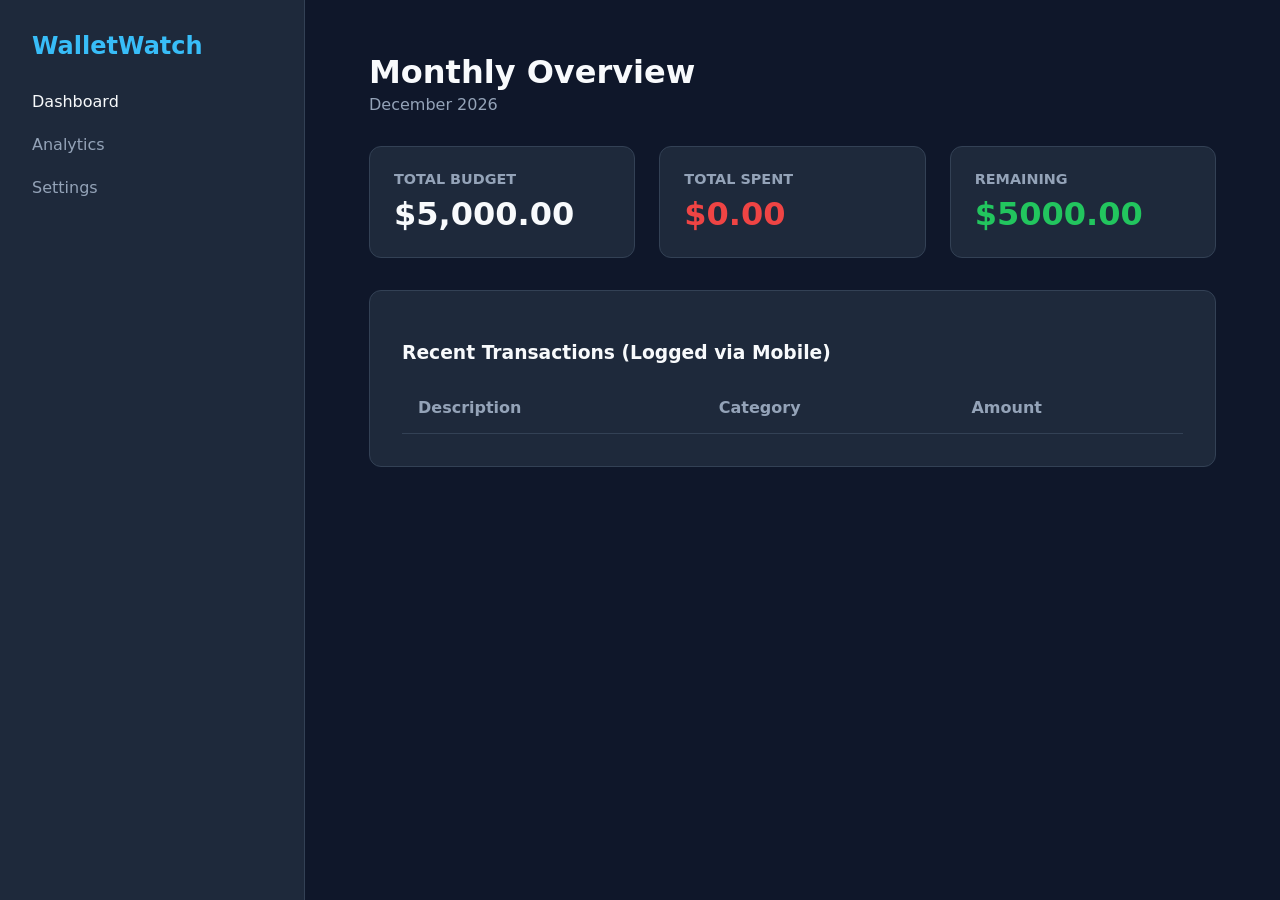
<file: web-dashboard/index.html>
<!DOCTYPE html>
<html lang="en">
<head>
    <meta charset="UTF-8">
    <meta name="viewport" content="width=device-width, initial-scale=1.0">
    <link rel="stylesheet" href="styles.css">
    <title>ExpenseTracker | Analytics Dashboard</title>
</head>
<body>
    <div class="dashboard-container">
        <aside class="sidebar">
            <h2>WalletWatch</h2>
            <nav>
                <a href="#" class="active">Dashboard</a>
                <a href="#">Analytics</a>
                <a href="#">Settings</a>
            </nav>
        </aside>
        
        <main class="main-content">
            <header>
                <h1>Monthly Overview</h1>
                <p id="current-date"></p>
            </header>

            <section class="metrics-grid">
                <div class="card">
                    <h3>Total Budget</h3>
                    <p class="amount">$5,000.00</p>
                </div>
                <div class="card spent">
                    <h3>Total Spent</h3>
                    <p class="amount" id="total-spent">$0.00</p>
                </div>
                <div class="card remaining">
                    <h3>Remaining</h3>
                    <p class="amount" id="remaining-budget">$5,000.00</p>
                </div>
            </section>

            <section class="data-section">
                <div class="table-container">
                    <h3>Recent Transactions (Logged via Mobile)</h3>
                    <table id="transaction-table">
                        <thead>
                            <tr>
                                <th>Description</th>
                                <th>Category</th>
                                <th>Amount</th>
                            </tr>
                        </thead>
                        <tbody>
                            <!-- Dynamically populated -->
                        </tbody>
                    </table>
                </div>
            </section>
        </main>
    </div>
    <script src="app.js"></script>
</body>
</html>
</file>
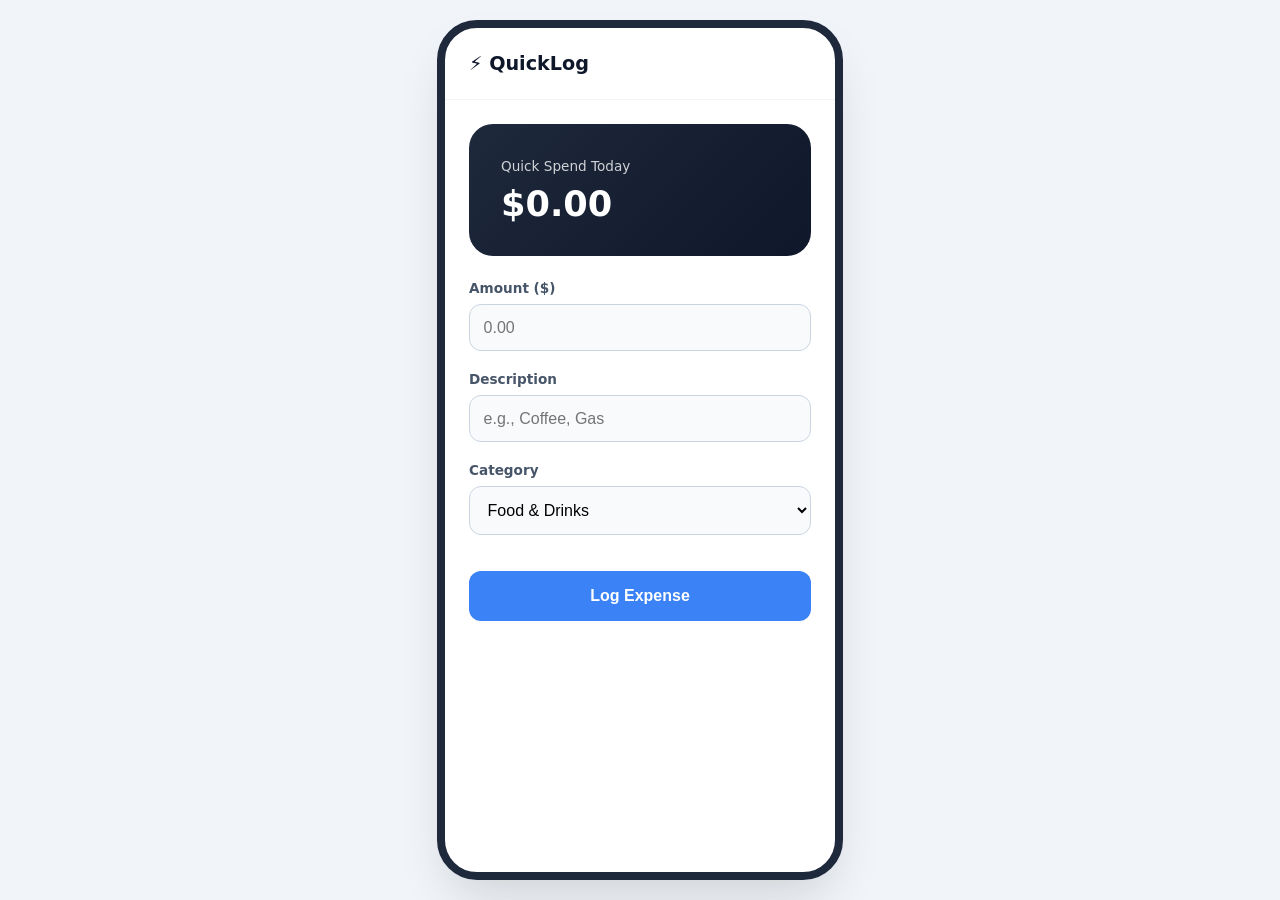
<file: web-dashboard/mobile-interface/index.html>
<!DOCTYPE html>
<html lang="en">
<head>
    <meta charset="UTF-8">
    <meta name="viewport" content="width=device-width, initial-scale=1.0, maximum-scale=1.0, user-scalable=no">
    <link rel="stylesheet" href="styles.css">
    <title>ExpenseTracker Mobile</title>
</head>
<body>
    <div class="mobile-frame">
        <header class="app-header">
            <span class="logo">⚡ QuickLog</span>
        </header>

        <main class="mobile-content">
            <div class="balance-banner">
                <span>Quick Spend Today</span>
                <h1 id="mobile-today-total">$0.00</h1>
            </div>

            <form id="expense-form" class="quick-form">
                <div class="input-group">
                    <label for="amount">Amount ($)</label>
                    <input type="number" id="amount" placeholder="0.00" step="0.01" required>
                </div>

                <div class="input-group">
                    <label for="desc">Description</label>
                    <input type="text" id="desc" placeholder="e.g., Coffee, Gas" required>
                </div>

                <div class="input-group">
                    <label for="category">Category</label>
                    <select id="category">
                        <option value="Food & Drinks">Food & Drinks</option>
                        <option value="Transport">Transport</option>
                        <option value="Shopping">Shopping</option>
                        <option value="Bills">Bills</option>
                    </select>
                </div>

                <button type="submit" class="btn-submit">Log Expense</button>
            </form>
        </main>
    </div>
    <script src="app.js"></script>
</body>
</html>
</file>
<file: web-dashboard/styles.css>
:root {
    --bg-primary: #0f172a;
    --bg-secondary: #1e293b;
    --text-main: #f8fafc;
    --text-muted: #94a3b8;
    --accent: #38bdf8;
    --accent-spent: #ef4444;
    --accent-success: #22c55e;
}

body {
    margin: 0;
    font-family: 'Segoe UI', system-ui, sans-serif;
    background-color: var(--bg-primary);
    color: var(--text-main);
}

.dashboard-container {
    display: flex;
    min-height: 100vh;
}

.sidebar {
    width: 240px;
    background-color: var(--bg-secondary);
    padding: 2rem;
    border-right: 1px solid #334155;
}

.sidebar h2 {
    color: var(--accent);
    margin-top: 0;
}

.sidebar nav a {
    display: block;
    color: var(--text-muted);
    text-decoration: none;
    padding: 0.75rem 0;
    font-weight: 500;
}

.sidebar nav a.active {
    color: var(--text-main);
}

.main-content {
    flex: 1;
    padding: 2rem 4rem;
}

header h1 { margin-bottom: 0.25rem; }
header p { color: var(--text-muted); margin-top: 0; }

.metrics-grid {
    display: grid;
    grid-template-columns: repeat(3, 1fr);
    gap: 1.5rem;
    margin: 2rem 0;
}

.card {
    background-color: var(--bg-secondary);
    padding: 1.5rem;
    border-radius: 12px;
    border: 1px solid #334155;
}

.card h3 { margin: 0; color: var(--text-muted); font-size: 0.9rem; text-transform: uppercase; }
.card .amount { margin: 0.5rem 0 0; font-size: 2rem; font-weight: bold; }
.card.spent .amount { color: var(--accent-spent); }
.card.remaining .amount { color: var(--accent-success); }

.table-container {
    background-color: var(--bg-secondary);
    padding: 2rem;
    border-radius: 12px;
    border: 1px solid #334155;
}

table {
    width: 100%;
    border-collapse: collapse;
    margin-top: 1rem;
}

th, td {
    text-align: left;
    padding: 1rem;
    border-bottom: 1px solid #334155;
}

th { color: var(--text-muted); font-weight: 600; }
</file>
<file: web-dashboard/mobile-interface/styles.css>
body {
    margin: 0;
    padding: 0;
    font-family: 'Segoe UI', system-ui, sans-serif;
    background-color: #f1f5f9;
    display: flex;
    justify-content: center;
    align-items: center;
    min-height: 100vh;
}

.mobile-frame {
    width: 100%;
    max-width: 390px; /* Exact dimensions of a standard iPhone screen */
    height: 844px;
    background-color: #ffffff;
    box-shadow: 0 25px 50px -12px rgba(0, 0, 0, 0.15);
    border-radius: 40px;
    border: 8px solid #1e293b; /* Emulates a native device physical bezel */
    overflow: hidden;
    display: flex;
    flex-direction: column;
}

.app-header {
    padding: 1.5rem;
    display: flex;
    justify-content: space-between;
    align-items: center;
    border-bottom: 1px solid #f1f5f9;
}

.logo { font-weight: bold; font-size: 1.2rem; color: #0f172a; }

.balance-banner {
    background: linear-gradient(135deg, #1e293b 0%, #0f172a 100%);
    color: #ffffff;
    margin: 1.5rem;
    padding: 2rem;
    border-radius: 24px;
}

.balance-banner span { font-size: 0.85rem; opacity: 0.8; }
.balance-banner h1 { margin: 0.5rem 0 0 0; font-size: 2.2rem; }

.quick-form {
    padding: 0 1.5rem;
    display: flex;
    flex-direction: column;
    gap: 1.25rem;
}

.input-group {
    display: flex;
    flex-direction: column;
    gap: 0.5rem;
}

.input-group label { font-size: 0.85rem; font-weight: 600; color: #475569; }

.input-group input, .input-group select {
    padding: 0.85rem;
    border: 1px solid #cbd5e1;
    border-radius: 12px;
    font-size: 1rem;
    outline: none;
    background-color: #f8fafc;
}

.input-group input:focus, .input-group select:focus {
    border-color: #3b82f6;
}

.btn-submit {
    margin-top: 1rem;
    background-color: #3b82f6;
    color: white;
    border: none;
    padding: 1rem;
    border-radius: 12px;
    font-size: 1rem;
    font-weight: 600;
    cursor: pointer;
    transition: background-color 0.2s;
}

.btn-submit:hover { background-color: #2563eb; }
</file>
